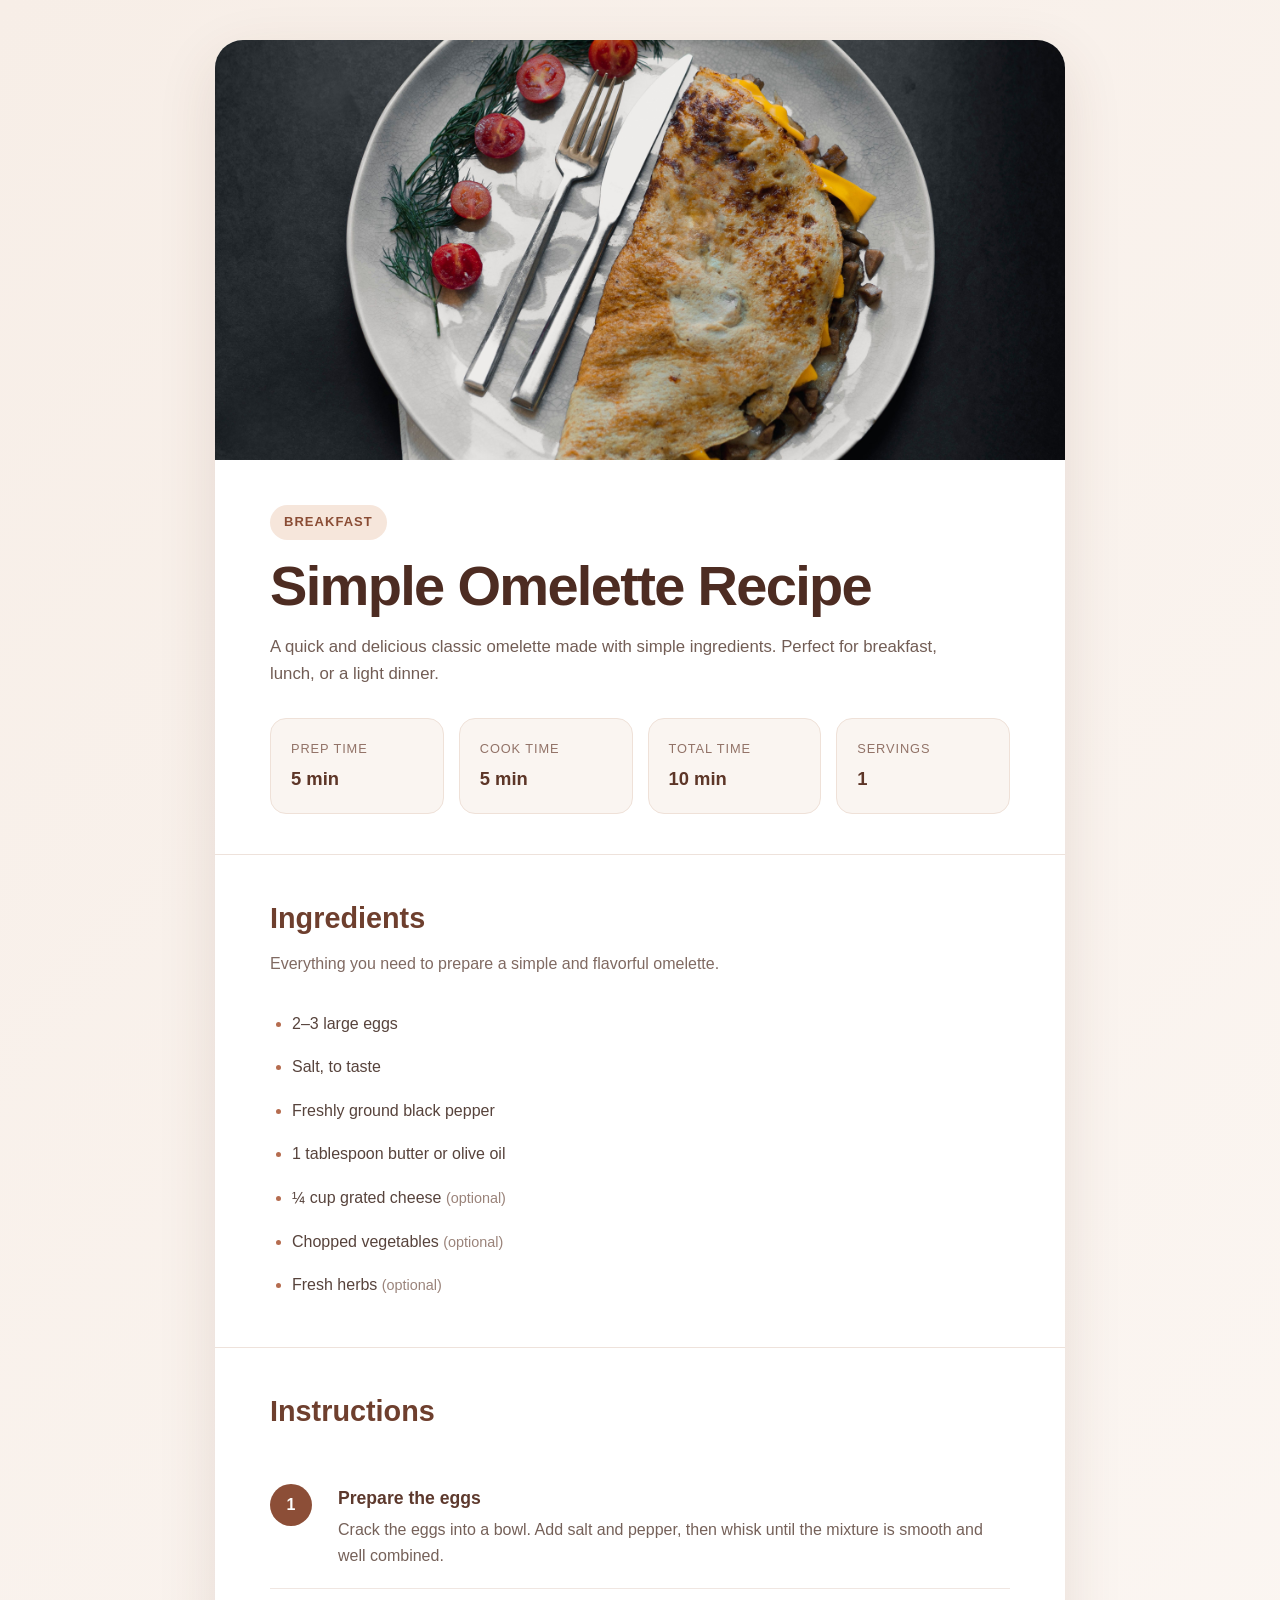
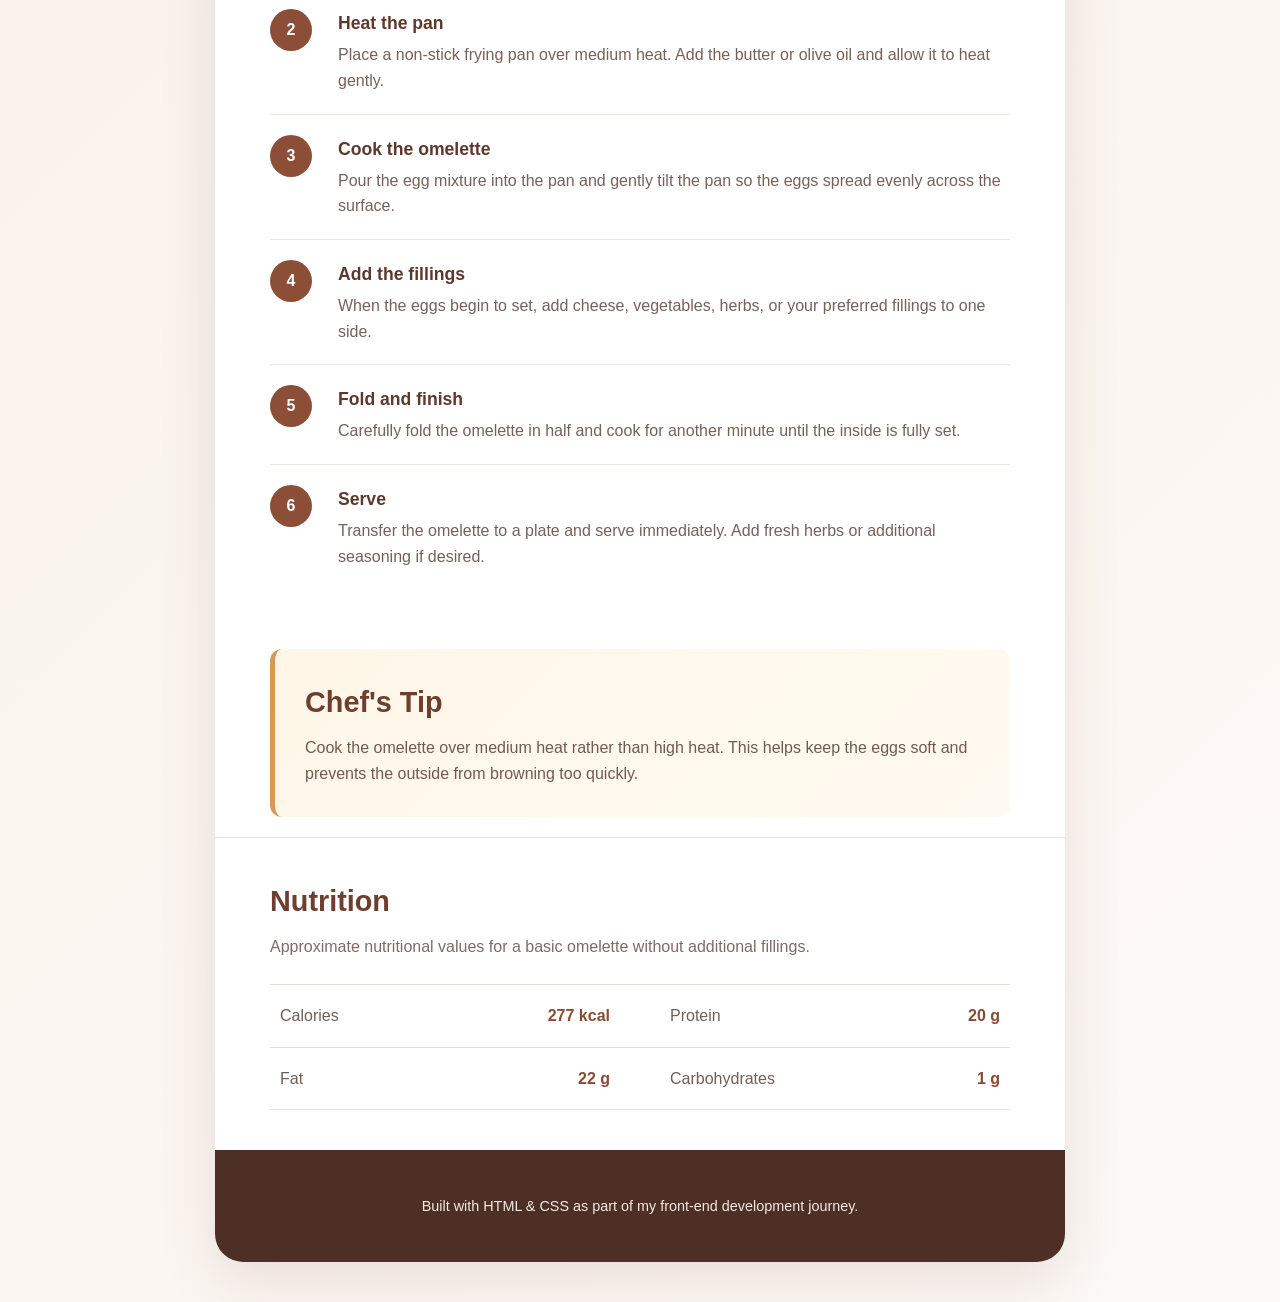
<file: index.html>
<!DOCTYPE html>
<html lang="en">
<head>
  <meta charset="UTF-8">
  <meta name="viewport" content="width=device-width, initial-scale=1.0">

  <meta
    name="description"
    content="A modern and responsive omelette recipe page built with HTML and CSS."
  >

  <title>Simple Omelette Recipe</title>

  <link rel="stylesheet" href="style.css">
</head>
  
<body>
  
  <main class="recipe-container">
    
    <div class="image-wrapper">
      
      <img
        src="recipe.jpg"
        alt="Freshly cooked omelette served on a plate"
        class="hero-image"
      >
    </div>

    <header class="recipe-header">

      <span class="category">Breakfast</span>

      <h1>Simple Omelette Recipe</h1>

      <p class="description">
        A quick and delicious classic omelette made with simple ingredients.
        Perfect for breakfast, lunch, or a light dinner.
      </p>

    </header>

    <section class="recipe-info" aria-label="Recipe information">

      <div class="info-card">
        <span class="info-label">Prep Time</span>
        <strong>5 min</strong>
      </div>

      <div class="info-card">
        <span class="info-label">Cook Time</span>
        <strong>5 min</strong>
      </div>

      <div class="info-card">
        <span class="info-label">Total Time</span>
        <strong>10 min</strong>
      </div>

      <div class="info-card">
        <span class="info-label">Servings</span>
        <strong>1</strong>
      </div>

    </section>

    <section class="section">

      <h2>Ingredients</h2>

      <p class="section-description">
        Everything you need to prepare a simple and flavorful omelette.
      </p>

      <ul class="ingredients-list">
        <li>2–3 large eggs</li>
        <li>Salt, to taste</li>
        <li>Freshly ground black pepper</li>
        <li>1 tablespoon butter or olive oil</li>
        <li>¼ cup grated cheese <span>(optional)</span></li>
        <li>Chopped vegetables <span>(optional)</span></li>
        <li>Fresh herbs <span>(optional)</span></li>
      </ul>

    </section>

    <section class="section">

      <h2>Instructions</h2>

      <ol class="instructions-list">

        <li>
          <div>
            <h3>Prepare the eggs</h3>
            <p>
              Crack the eggs into a bowl. Add salt and pepper,
              then whisk until the mixture is smooth and well combined.
            </p>
          </div>
        </li>

        <li>
          <div>
            <h3>Heat the pan</h3>
            <p>
              Place a non-stick frying pan over medium heat.
              Add the butter or olive oil and allow it to heat gently.
            </p>
          </div>
        </li>

        <li>
          <div>
            <h3>Cook the omelette</h3>
            <p>
              Pour the egg mixture into the pan and gently tilt the pan
              so the eggs spread evenly across the surface.
            </p>
          </div>
        </li>

        <li>
          <div>
            <h3>Add the fillings</h3>
            <p>
              When the eggs begin to set, add cheese, vegetables,
              herbs, or your preferred fillings to one side.
            </p>
          </div>
        </li>

        <li>
          <div>
            <h3>Fold and finish</h3>
            <p>
              Carefully fold the omelette in half and cook
              for another minute until the inside is fully set.
            </p>
          </div>
        </li>

        <li>
          <div>
            <h3>Serve</h3>
            <p>
              Transfer the omelette to a plate and serve immediately.
              Add fresh herbs or additional seasoning if desired.
            </p>
          </div>
        </li>

      </ol>

    </section>

    <aside class="tip-box">

      <h2>Chef's Tip</h2>

      <p>
        Cook the omelette over medium heat rather than high heat.
        This helps keep the eggs soft and prevents the outside
        from browning too quickly.
      </p>

    </aside>

    <section class="section">

      <h2>Nutrition</h2>

      <p class="section-description">
        Approximate nutritional values for a basic omelette
        without additional fillings.
      </p>

      <div class="nutrition-grid">

        <div class="nutrition-item">
          <span>Calories</span>
          <strong>277 kcal</strong>
        </div>

        <div class="nutrition-item">
          <span>Protein</span>
          <strong>20 g</strong>
        </div>

        <div class="nutrition-item">
          <span>Fat</span>
          <strong>22 g</strong>
        </div>

        <div class="nutrition-item">
          <span>Carbohydrates</span>
          <strong>1 g</strong>
        </div>

      </div>

    </section>

    <footer class="recipe-footer">

      <p>
        Built with HTML & CSS as part of my front-end development journey.
      </p>

    </footer>

  </main>

</body>
</html>
</file>
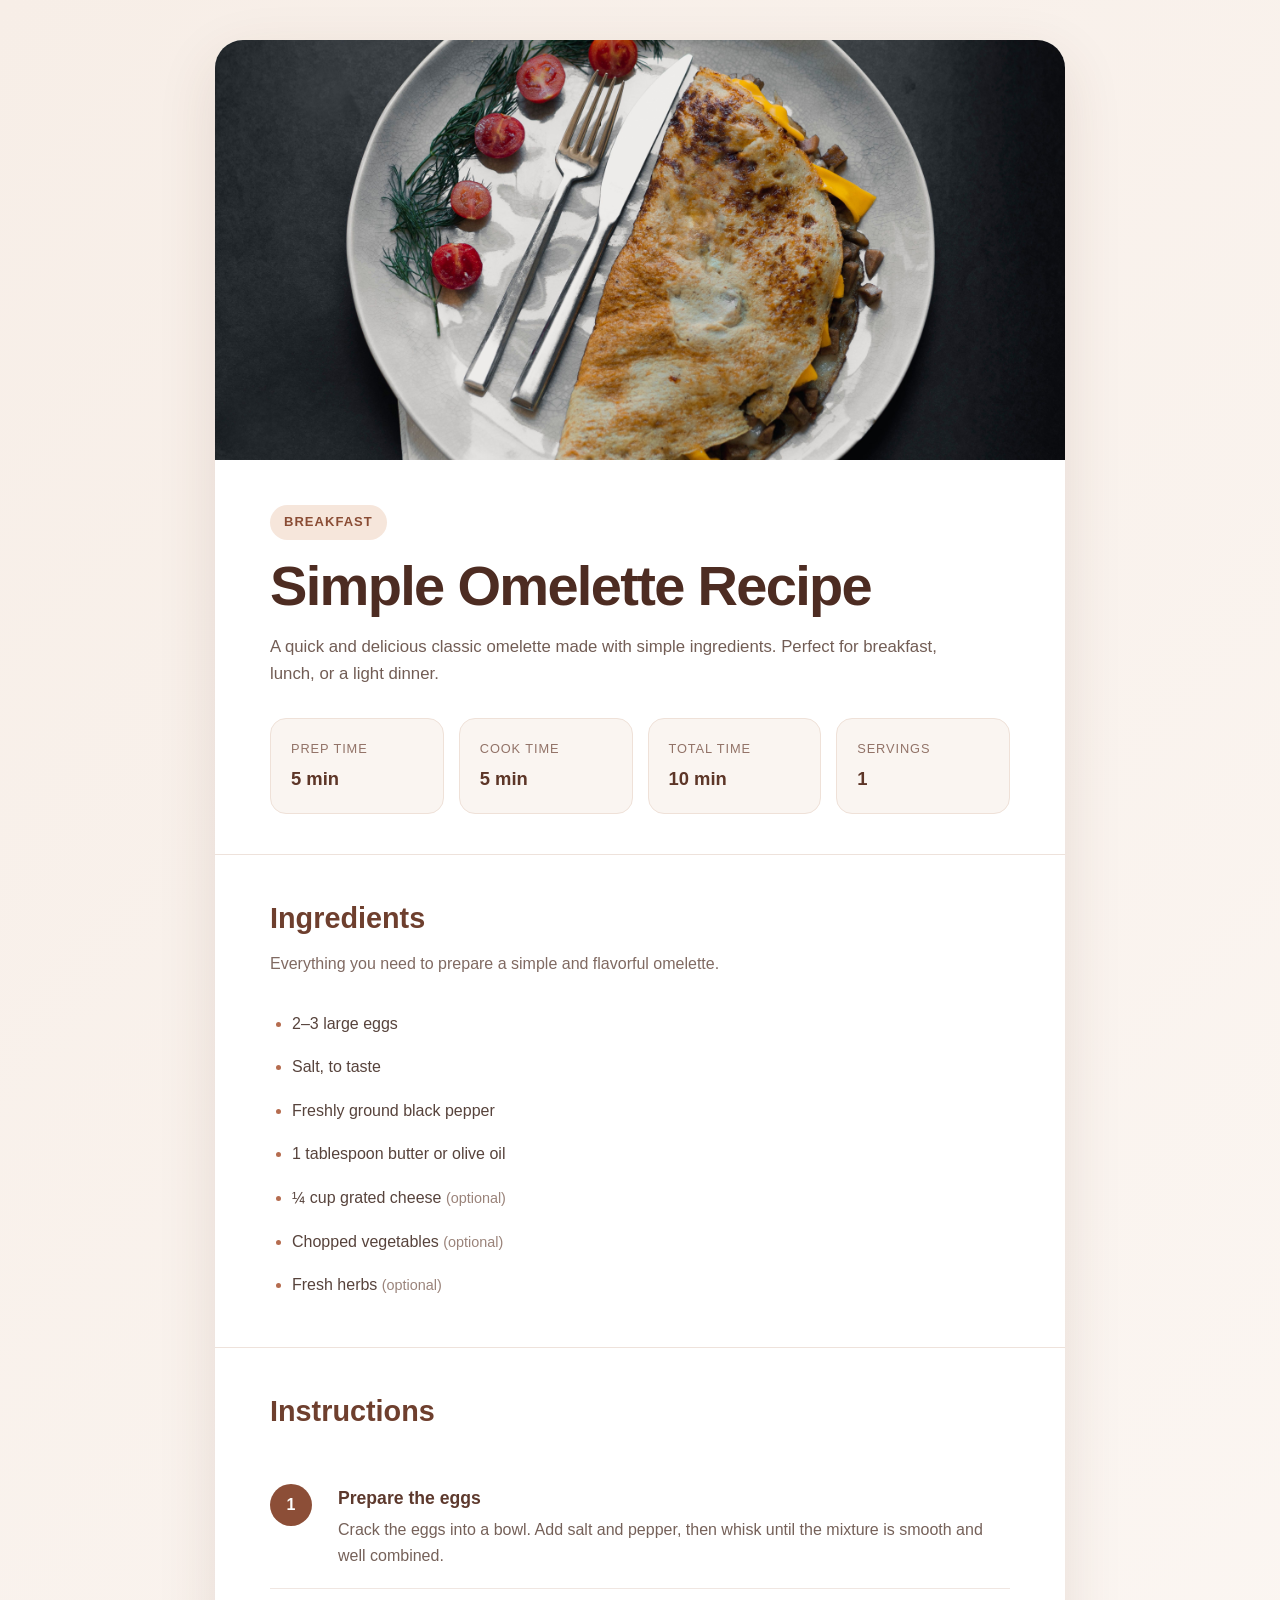
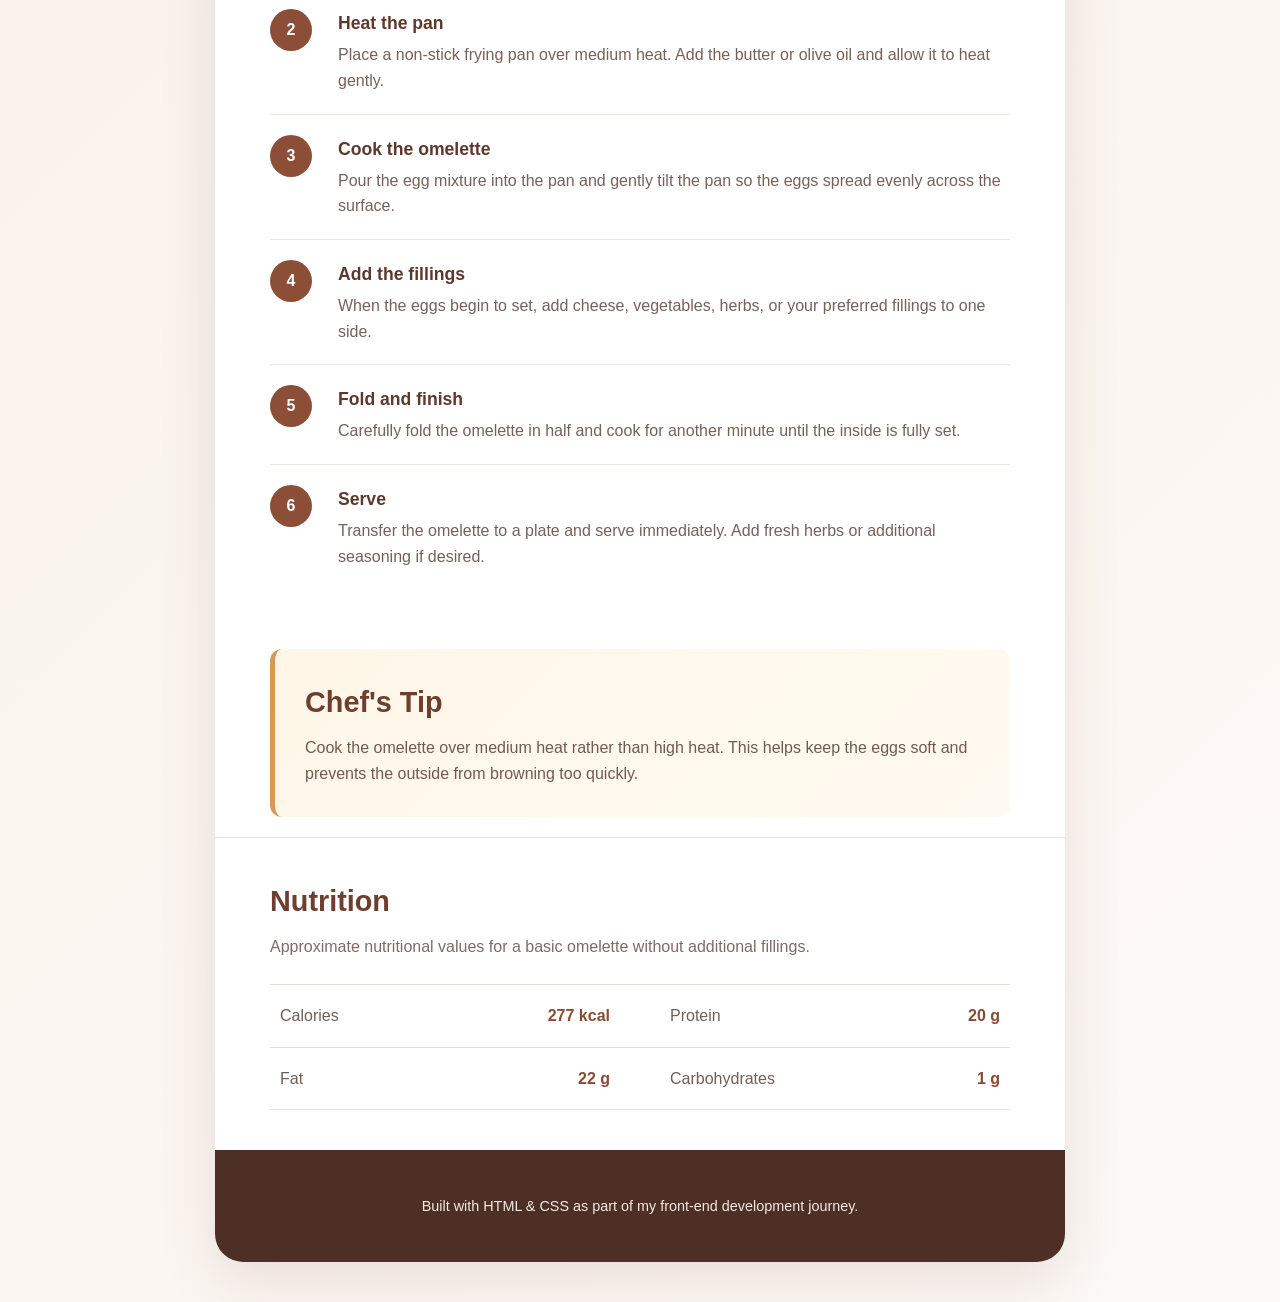
<file: recipe page.html>
<!DOCTYPE html>
<html lang="en">
<head>
  <meta charset="UTF-8">
  <meta name="viewport" content="width=device-width, initial-scale=1.0">

  <meta
    name="description"
    content="A modern and responsive omelette recipe page built with HTML and CSS."
  >

  <title>Simple Omelette Recipe</title>

  <link rel="stylesheet" href="recipe page.css">
</head>
  
<body>
  
  <main class="recipe-container">
    
    <div class="image-wrapper">
      
      <img
        src="recipe.jpg"
        alt="Freshly cooked omelette served on a plate"
        class="hero-image"
      >
    </div>

    <header class="recipe-header">

      <span class="category">Breakfast</span>

      <h1>Simple Omelette Recipe</h1>

      <p class="description">
        A quick and delicious classic omelette made with simple ingredients.
        Perfect for breakfast, lunch, or a light dinner.
      </p>

    </header>

    <section class="recipe-info" aria-label="Recipe information">

      <div class="info-card">
        <span class="info-label">Prep Time</span>
        <strong>5 min</strong>
      </div>

      <div class="info-card">
        <span class="info-label">Cook Time</span>
        <strong>5 min</strong>
      </div>

      <div class="info-card">
        <span class="info-label">Total Time</span>
        <strong>10 min</strong>
      </div>

      <div class="info-card">
        <span class="info-label">Servings</span>
        <strong>1</strong>
      </div>

    </section>

    <section class="section">

      <h2>Ingredients</h2>

      <p class="section-description">
        Everything you need to prepare a simple and flavorful omelette.
      </p>

      <ul class="ingredients-list">
        <li>2–3 large eggs</li>
        <li>Salt, to taste</li>
        <li>Freshly ground black pepper</li>
        <li>1 tablespoon butter or olive oil</li>
        <li>¼ cup grated cheese <span>(optional)</span></li>
        <li>Chopped vegetables <span>(optional)</span></li>
        <li>Fresh herbs <span>(optional)</span></li>
      </ul>

    </section>

    <section class="section">

      <h2>Instructions</h2>

      <ol class="instructions-list">

        <li>
          <div>
            <h3>Prepare the eggs</h3>
            <p>
              Crack the eggs into a bowl. Add salt and pepper,
              then whisk until the mixture is smooth and well combined.
            </p>
          </div>
        </li>

        <li>
          <div>
            <h3>Heat the pan</h3>
            <p>
              Place a non-stick frying pan over medium heat.
              Add the butter or olive oil and allow it to heat gently.
            </p>
          </div>
        </li>

        <li>
          <div>
            <h3>Cook the omelette</h3>
            <p>
              Pour the egg mixture into the pan and gently tilt the pan
              so the eggs spread evenly across the surface.
            </p>
          </div>
        </li>

        <li>
          <div>
            <h3>Add the fillings</h3>
            <p>
              When the eggs begin to set, add cheese, vegetables,
              herbs, or your preferred fillings to one side.
            </p>
          </div>
        </li>

        <li>
          <div>
            <h3>Fold and finish</h3>
            <p>
              Carefully fold the omelette in half and cook
              for another minute until the inside is fully set.
            </p>
          </div>
        </li>

        <li>
          <div>
            <h3>Serve</h3>
            <p>
              Transfer the omelette to a plate and serve immediately.
              Add fresh herbs or additional seasoning if desired.
            </p>
          </div>
        </li>

      </ol>

    </section>

    <aside class="tip-box">

      <h2>Chef's Tip</h2>

      <p>
        Cook the omelette over medium heat rather than high heat.
        This helps keep the eggs soft and prevents the outside
        from browning too quickly.
      </p>

    </aside>

    <section class="section">

      <h2>Nutrition</h2>

      <p class="section-description">
        Approximate nutritional values for a basic omelette
        without additional fillings.
      </p>

      <div class="nutrition-grid">

        <div class="nutrition-item">
          <span>Calories</span>
          <strong>277 kcal</strong>
        </div>

        <div class="nutrition-item">
          <span>Protein</span>
          <strong>20 g</strong>
        </div>

        <div class="nutrition-item">
          <span>Fat</span>
          <strong>22 g</strong>
        </div>

        <div class="nutrition-item">
          <span>Carbohydrates</span>
          <strong>1 g</strong>
        </div>

      </div>

    </section>

    <footer class="recipe-footer">

      <p>
        Built with HTML & CSS as part of my front-end development journey.
      </p>

    </footer>

  </main>

</body>
</html>
</file>
<file: style.css>
* {
  box-sizing: border-box;
}

html {
  scroll-behavior: smooth;
}

body {
  margin: 0;
  padding: 40px 20px;

  font-family:
    Inter,
    "Segoe UI",
    Arial,
    sans-serif;

  background:
    linear-gradient(
      135deg,
      #f7eee7,
      #fdf9f6
    );

  color: #3c2a25;
  line-height: 1.6;
}


.recipe-container {
  width: 100%;
  max-width: 850px;

  margin: 0 auto;

  background: #ffffff;

  border-radius: 28px;

  overflow: hidden;

  box-shadow:
    0 20px 60px
    rgba(90, 50, 35, 0.12);
}


.image-wrapper {
  width: 100%;
  height: 420px;

  overflow: hidden;
}

.hero-image {
  width: 100%;
  height: 100%;

  object-fit: cover;

  display: block;

  transition: transform 0.4s ease;
}

.image-wrapper:hover .hero-image {
  transform: scale(1.03);
}


.recipe-header {
  padding:
    45px
    55px
    30px;
}

.category {
  display: inline-block;

  background: #f6e6db;

  color: #8a4c34;

  padding: 7px 14px;

  border-radius: 50px;

  font-size: 13px;

  font-weight: 700;

  text-transform: uppercase;

  letter-spacing: 0.08em;

  margin-bottom: 15px;
}

.recipe-header h1 {
  margin:
    0
    0
    18px;

  font-size:
    clamp(
      2.3rem,
      5vw,
      3.5rem
    );

  line-height: 1.1;

  color: #4d2c22;

  letter-spacing: -0.03em;
}

.description {
  margin: 0;

  max-width: 700px;

  color: #725d55;

  font-size: 1.05rem;
}


.recipe-info {
  display: grid;

  grid-template-columns:
    repeat(
      4,
      1fr
    );

  gap: 15px;

  padding:
    0
    55px
    40px;
}

.info-card {
  background: #faf5f1;

  padding: 20px;

  border-radius: 16px;

  border:
    1px solid
    #efe1d8;

  display: flex;

  flex-direction: column;

  gap: 4px;
}

.info-label {
  font-size: 0.8rem;

  text-transform: uppercase;

  letter-spacing: 0.07em;

  color: #927368;
}

.info-card strong {
  font-size: 1.15rem;

  color: #5d3628;
}

.section {
  padding:
    40px
    55px;

  border-top:
    1px solid
    #eee2db;
}

.section h2,
.tip-box h2 {
  margin:
    0
    0
    10px;

  color: #6e3f2e;

  font-size: 1.8rem;
}

.section-description {
  margin:
    0
    0
    25px;

  color: #806a62;
}


.ingredients-list {
  margin: 0;

  padding-left: 22px;
}

.ingredients-list li {
  padding: 9px 0;

  color: #57433c;
}

.ingredients-list li::marker {
  color: #b56c4f;
}

.ingredients-list span {
  color: #9a837a;

  font-size: 0.9rem;
}


.instructions-list {
  list-style: none;

  padding: 0;

  margin: 30px 0 0;

  counter-reset: step;
}

.instructions-list li {
  counter-increment: step;

  display: grid;

  grid-template-columns:
    48px
    1fr;

  gap: 20px;

  padding:
    20px
    0;

  border-bottom:
    1px solid
    #f0e6e1;
}

.instructions-list li:last-child {
  border-bottom: none;
}

.instructions-list li::before {
  content: counter(step);

  width: 42px;
  height: 42px;

  display: flex;

  justify-content: center;

  align-items: center;

  border-radius: 50%;

  background: #8c4e37;

  color: white;

  font-weight: 700;
}

.instructions-list h3 {
  margin:
    0
    0
    5px;

  color: #5d392d;

  font-size: 1.1rem;
}

.instructions-list p {
  margin: 0;

  color: #756159;
}


.tip-box {
  margin:
    20px
    55px;

  padding: 30px;

  background:
    linear-gradient(
      135deg,
      #fff6e7,
      #fffaf1
    );

  border-left:
    5px solid
    #d79955;

  border-radius: 12px;
}

.tip-box p {
  margin: 0;

  color: #715b4f;
}

.nutrition-grid {
  display: grid;

  grid-template-columns:
    repeat(
      2,
      1fr
    );

  border-top:
    1px solid
    #e9ddd7;
}

.nutrition-item {
  padding: 18px 10px;

  display: flex;

  justify-content: space-between;

  border-bottom:
    1px solid
    #e9ddd7;
}

.nutrition-item:nth-child(odd) {
  padding-right: 30px;
}

.nutrition-item:nth-child(even) {
  padding-left: 30px;
}

.nutrition-item span {
  color: #725e56;
}

.nutrition-item strong {
  color: #8a4b35;
}

.recipe-footer {
  text-align: center;

  padding:
    30px
    20px;

  background: #4d2f26;

  color: #f7e9e2;

  font-size: 0.9rem;
}


@media (max-width: 768px) {

  body {
    padding: 20px 12px;
  }

  .recipe-container {
    border-radius: 20px;
  }

  .image-wrapper {
    height: 320px;
  }

  .recipe-header,
  .section {
    padding:
      35px
      30px;
  }

  .recipe-info {
    grid-template-columns:
      repeat(
        2,
        1fr
      );

    padding:
      0
      30px
      35px;
  }

  .tip-box {
    margin:
      20px
      30px;
  }

}


@media (max-width: 480px) {

  body {
    padding: 0;

    background: white;
  }

  .recipe-container {
    border-radius: 0;

    box-shadow: none;
  }

  .image-wrapper {
    height: 260px;
  }

  .recipe-header,
  .section {
    padding:
      30px
      22px;
  }

  .recipe-info {
    padding:
      0
      22px
      30px;

    grid-template-columns:
      1fr
      1fr;
  }

  .info-card {
    padding: 15px;
  }

  .tip-box {
    margin:
      15px
      22px;

    padding: 24px;
  }

  .nutrition-grid {
    grid-template-columns: 1fr;
  }

  .nutrition-item:nth-child(odd),
  .nutrition-item:nth-child(even) {
    padding:
      16px
      0;
  }

}
</file>
<file: recipe page.css>
* {
  box-sizing: border-box;
}

html {
  scroll-behavior: smooth;
}

body {
  margin: 0;
  padding: 40px 20px;

  font-family:
    Inter,
    "Segoe UI",
    Arial,
    sans-serif;

  background:
    linear-gradient(
      135deg,
      #f7eee7,
      #fdf9f6
    );

  color: #3c2a25;
  line-height: 1.6;
}


.recipe-container {
  width: 100%;
  max-width: 850px;

  margin: 0 auto;

  background: #ffffff;

  border-radius: 28px;

  overflow: hidden;

  box-shadow:
    0 20px 60px
    rgba(90, 50, 35, 0.12);
}


.image-wrapper {
  width: 100%;
  height: 420px;

  overflow: hidden;
}

.hero-image {
  width: 100%;
  height: 100%;

  object-fit: cover;

  display: block;

  transition: transform 0.4s ease;
}

.image-wrapper:hover .hero-image {
  transform: scale(1.03);
}


.recipe-header {
  padding:
    45px
    55px
    30px;
}

.category {
  display: inline-block;

  background: #f6e6db;

  color: #8a4c34;

  padding: 7px 14px;

  border-radius: 50px;

  font-size: 13px;

  font-weight: 700;

  text-transform: uppercase;

  letter-spacing: 0.08em;

  margin-bottom: 15px;
}

.recipe-header h1 {
  margin:
    0
    0
    18px;

  font-size:
    clamp(
      2.3rem,
      5vw,
      3.5rem
    );

  line-height: 1.1;

  color: #4d2c22;

  letter-spacing: -0.03em;
}

.description {
  margin: 0;

  max-width: 700px;

  color: #725d55;

  font-size: 1.05rem;
}


.recipe-info {
  display: grid;

  grid-template-columns:
    repeat(
      4,
      1fr
    );

  gap: 15px;

  padding:
    0
    55px
    40px;
}

.info-card {
  background: #faf5f1;

  padding: 20px;

  border-radius: 16px;

  border:
    1px solid
    #efe1d8;

  display: flex;

  flex-direction: column;

  gap: 4px;
}

.info-label {
  font-size: 0.8rem;

  text-transform: uppercase;

  letter-spacing: 0.07em;

  color: #927368;
}

.info-card strong {
  font-size: 1.15rem;

  color: #5d3628;
}

.section {
  padding:
    40px
    55px;

  border-top:
    1px solid
    #eee2db;
}

.section h2,
.tip-box h2 {
  margin:
    0
    0
    10px;

  color: #6e3f2e;

  font-size: 1.8rem;
}

.section-description {
  margin:
    0
    0
    25px;

  color: #806a62;
}


.ingredients-list {
  margin: 0;

  padding-left: 22px;
}

.ingredients-list li {
  padding: 9px 0;

  color: #57433c;
}

.ingredients-list li::marker {
  color: #b56c4f;
}

.ingredients-list span {
  color: #9a837a;

  font-size: 0.9rem;
}


.instructions-list {
  list-style: none;

  padding: 0;

  margin: 30px 0 0;

  counter-reset: step;
}

.instructions-list li {
  counter-increment: step;

  display: grid;

  grid-template-columns:
    48px
    1fr;

  gap: 20px;

  padding:
    20px
    0;

  border-bottom:
    1px solid
    #f0e6e1;
}

.instructions-list li:last-child {
  border-bottom: none;
}

.instructions-list li::before {
  content: counter(step);

  width: 42px;
  height: 42px;

  display: flex;

  justify-content: center;

  align-items: center;

  border-radius: 50%;

  background: #8c4e37;

  color: white;

  font-weight: 700;
}

.instructions-list h3 {
  margin:
    0
    0
    5px;

  color: #5d392d;

  font-size: 1.1rem;
}

.instructions-list p {
  margin: 0;

  color: #756159;
}


.tip-box {
  margin:
    20px
    55px;

  padding: 30px;

  background:
    linear-gradient(
      135deg,
      #fff6e7,
      #fffaf1
    );

  border-left:
    5px solid
    #d79955;

  border-radius: 12px;
}

.tip-box p {
  margin: 0;

  color: #715b4f;
}

.nutrition-grid {
  display: grid;

  grid-template-columns:
    repeat(
      2,
      1fr
    );

  border-top:
    1px solid
    #e9ddd7;
}

.nutrition-item {
  padding: 18px 10px;

  display: flex;

  justify-content: space-between;

  border-bottom:
    1px solid
    #e9ddd7;
}

.nutrition-item:nth-child(odd) {
  padding-right: 30px;
}

.nutrition-item:nth-child(even) {
  padding-left: 30px;
}

.nutrition-item span {
  color: #725e56;
}

.nutrition-item strong {
  color: #8a4b35;
}

.recipe-footer {
  text-align: center;

  padding:
    30px
    20px;

  background: #4d2f26;

  color: #f7e9e2;

  font-size: 0.9rem;
}


@media (max-width: 768px) {

  body {
    padding: 20px 12px;
  }

  .recipe-container {
    border-radius: 20px;
  }

  .image-wrapper {
    height: 320px;
  }

  .recipe-header,
  .section {
    padding:
      35px
      30px;
  }

  .recipe-info {
    grid-template-columns:
      repeat(
        2,
        1fr
      );

    padding:
      0
      30px
      35px;
  }

  .tip-box {
    margin:
      20px
      30px;
  }

}


@media (max-width: 480px) {

  body {
    padding: 0;

    background: white;
  }

  .recipe-container {
    border-radius: 0;

    box-shadow: none;
  }

  .image-wrapper {
    height: 260px;
  }

  .recipe-header,
  .section {
    padding:
      30px
      22px;
  }

  .recipe-info {
    padding:
      0
      22px
      30px;

    grid-template-columns:
      1fr
      1fr;
  }

  .info-card {
    padding: 15px;
  }

  .tip-box {
    margin:
      15px
      22px;

    padding: 24px;
  }

  .nutrition-grid {
    grid-template-columns: 1fr;
  }

  .nutrition-item:nth-child(odd),
  .nutrition-item:nth-child(even) {
    padding:
      16px
      0;
  }

}
</file>
